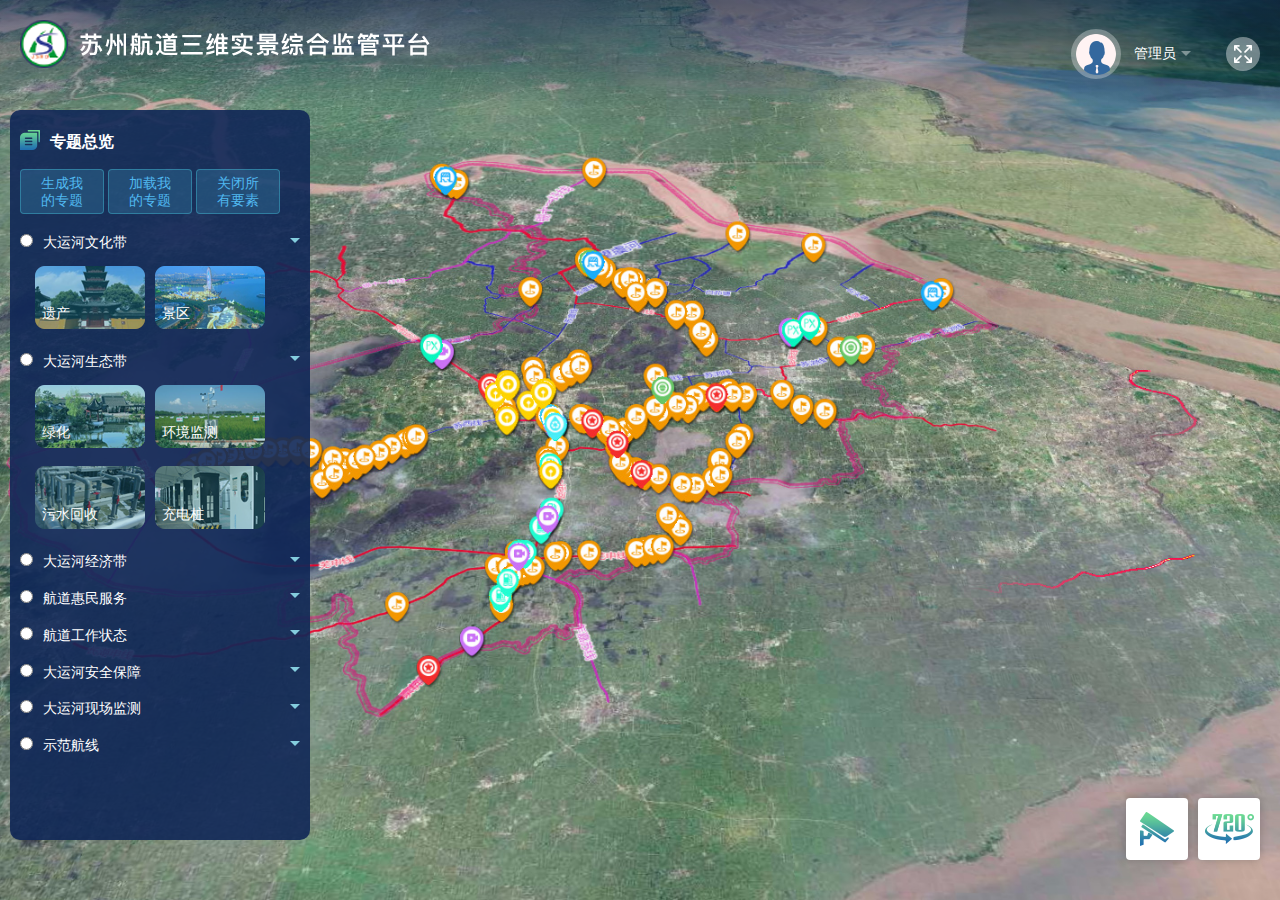
<file: index.html>
<!DOCTYPE html>
<html lang="en">
  <head>
    <meta charset="UTF-8" />
    <meta http-equiv="X-UA-Compatible" content="IE=edge, chrome=1" />
    <meta name="renderer" content="webkit" />
    <title>苏州航道三维实景综合监管平台</title>
    <link rel="stylesheet" href="css/reset.css" />
    <link rel="stylesheet" href="css/swiper.css" />
    <link rel="stylesheet" href="css/style.css" />
  </head>
  <body>
    <div class="header justify-sb">
      <div class="logo">
        <img src="./images/logo.png" alt="苏州航道三维实景综合监管平台" />
      </div>
      <div class="users aic">
        <div class="aic">
          <div class="user__avatar">
            <img src="./images/avatar.png" alt="" />
          </div>
          <div class="user__name">管理员</div>
        </div>
        <span class="user__fullscreen"></span>
      </div>
    </div>
    <!-- Left panel -->
    <div class="catalogue">
      <div class="catalogue__title">专题总览</div>
      <div class="menu">
        <div class="menu__mine">
          <span>生成我<br />的专题</span>
          <span>加载我<br />的专题</span>
          <span>关闭所<br />有要素</span>
        </div>
        <div id="menuList" class="menu__list"></div>
      </div>
    </div>
    <!-- Map tools -->
    <div class="map-tools">
      <div class="map-legend"></div>
      <div class="monitor aic">
        <span class="camera"></span><span class="view720"></span>
      </div>
      <div class="map-scale"></div>
    </div>

    <!-- Map -->
    <div class="map"></div>
    <script src="./js/jquery.1.9.1.min.js"></script>
    <script src="./js/swiper.min.js"></script>
    <script src="./js/echarts.min.js"></script>
    <script src="./js/leftMenu.js"></script>
    <script src="./js/modal.js"></script>
    <script src="./js/index.js"></script>
  </body>
</html>
</file>
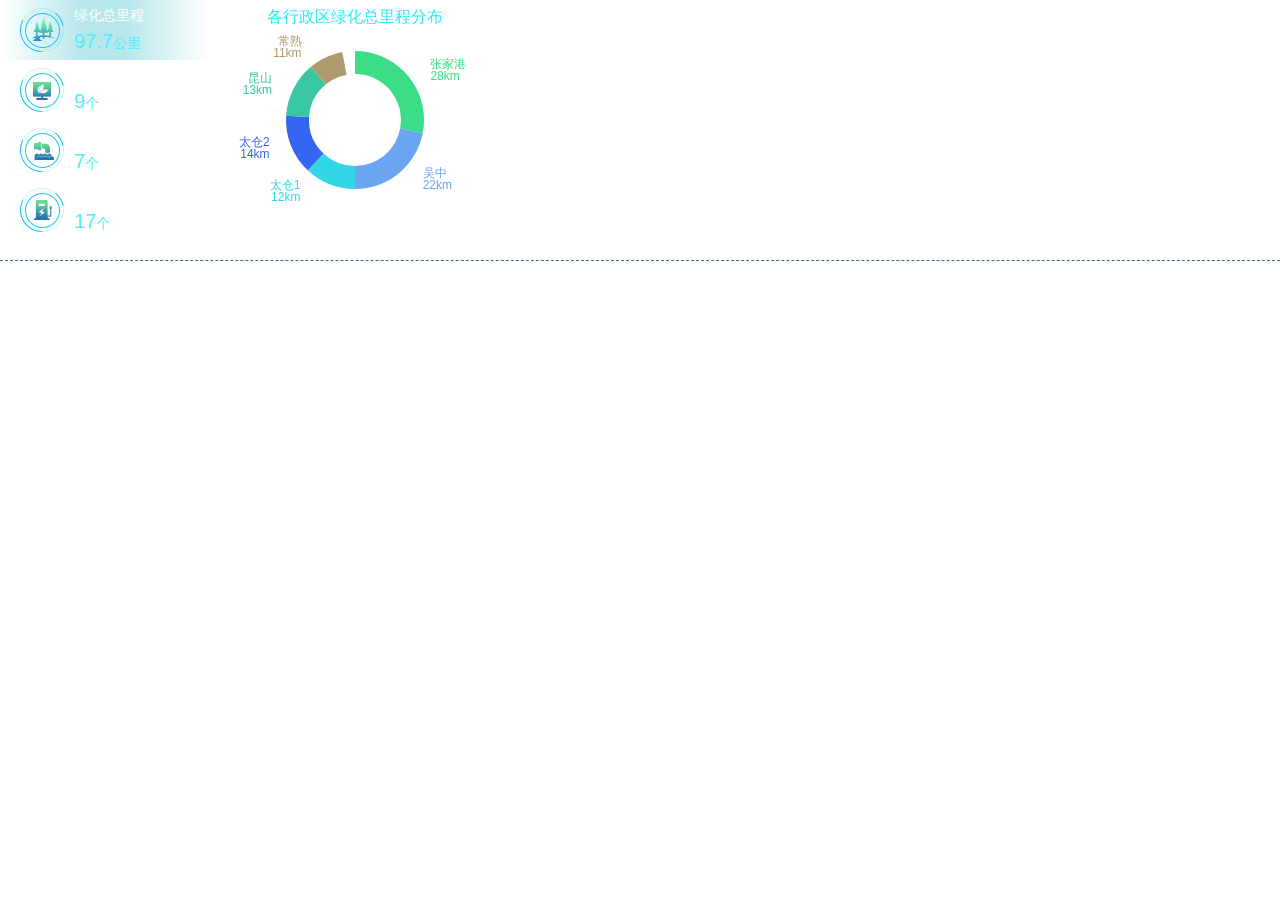
<file: course.html>
<!DOCTYPE html>
<html lang="en">
  <head>
    <meta charset="UTF-8" />
    <meta http-equiv="X-UA-Compatible" content="IE=edge, chrome=1" />
    <meta name="renderer" content="webkit" />
    <title>苏州航道三维实景综合监管平台</title>
    <link rel="stylesheet" href="css/reset.css" />
    <link rel="stylesheet" href="css/swiper.css" />
    <link rel="stylesheet" href="css/style.css" />
  </head>
  <body>
    <!-- 航道 -->
    <div id="course" style="color: #fff;">
      <div class="chart aic">
        <ul class="chart__tab">
          <li class="aic active">
            <i></i>
            <div class="chart__data">
              <p>绿化总里程</p>
              <div><strong>97.7</strong><span>公里</span></div>
            </div>
          </li>
          <li class="aic">
            <i></i>
            <div class="chart__data">
              <p>环境监测</p>
              <div><strong>9</strong><span>个</span></div>
            </div>
          </li>
          <li class="aic">
            <i></i>
            <div class="chart__data">
              <p>污水回收点</p>
              <div><strong>7</strong><span>个</span></div>
            </div>
          </li>
          <li class="aic">
            <i></i>
            <div class="chart__data">
              <p>充电桩</p>
              <div><strong>17</strong><span>个</span></div>
            </div>
          </li>
        </ul>
        <div class="chart__content"></div>
      </div>
      <div class="left-item__intro">
        <h3>苏州绿色环保航道建设</h3>
        <div class="infors">
          <p>
            苏州是大运河沿线唯一以“古城”概念申遗的城市，是大运河城市景观遗产的典型范例。苏州的运河故道、虎丘云岩寺塔、宝带桥、古纤道等7个相关点段被纳入中国大运河世界文化遗产目录。
          </p>
          <p>
            苏州古城的遗产包括5条运河故道、7个遗产点段，共12个点段构成”一带一环”为特征的遗产地图，清晰地勾勒了一座完整的苏州古城，这在众多运河城市中是绝无仅有的。
            试点航段内，主要包括了宝带桥、寒山寺和古纤道等。
          </p>
        </div>
      </div>
    </div>
    <script src="./js/jquery.1.9.1.min.js"></script>
    <script src="./js/swiper.min.js"></script>
    <script src="./js/echarts.min.js"></script>
    <script src="./js/pages/course.js"></script>
  </body>
</html>
</file>
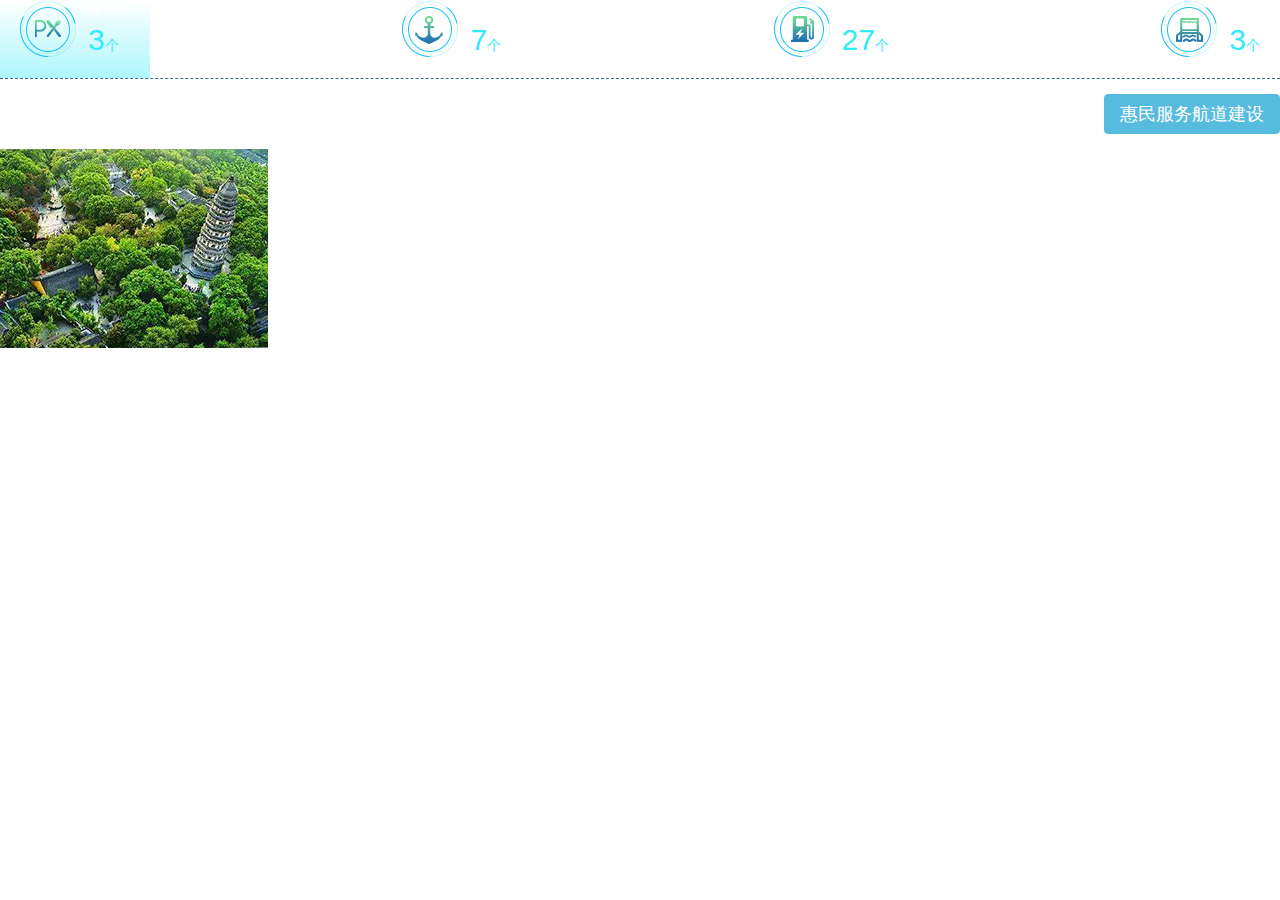
<file: courseService.html>
<!DOCTYPE html>
<html lang="en">
  <head>
    <meta charset="UTF-8" />
    <meta http-equiv="X-UA-Compatible" content="IE=edge, chrome=1" />
    <meta name="renderer" content="webkit" />
    <title>苏州航道三维实景综合监管平台</title>
    <link rel="stylesheet" href="css/reset.css" />
    <link rel="stylesheet" href="css/swiper.css" />
    <link rel="stylesheet" href="css/style.css" />
  </head>
  <body>
    <!-- 航道惠民 -->
    <div id="courseBenefitServicePopContent" style="color: #fff;">
      <ul class="cbs__tab aic">
        <li class="aic">
          <i></i>
          <div class="cbs__tab-info">
            <p>服务区</p>
            <strong>3</strong><span>个</span>
          </div>
        </li>
        <li class="aic">
          <i></i>
          <div class="cbs__tab-info">
            <p>锚地</p>
            <strong>7</strong><span>个</span>
          </div>
        </li>
        <li class="aic">
          <i></i>
          <div class="cbs__tab-info">
            <p>充电桩</p>
            <strong>27</strong><span>个</span>
          </div>
        </li>
        <li class="aic">
          <i></i>
          <div class="cbs__tab-info">
            <p>船闸</p>
            <strong>3</strong><span>个</span>
          </div>
        </li>
      </ul>
      <div class="flex other__tab">
        <span id="cbs__tab-content-title" style="visibility: hidden;"
          >各行船闸数量分布</span
        >
        <span id="cbs__intro" class="active">惠民服务航道建设</span>
      </div>
      <div class="cbs__tab-content" style="display: none;">
        <table class="service-table">
          <tr>
            <th></th>
            <th>吴中水上服务区</th>
            <th>太仓双凤水上服务区</th>
            <th>昆山杨林塘水上服务区</th>
          </tr>
          <tr>
            <td>船舶停靠位</td>
            <td>3个</td>
            <td>600米</td>
            <td>187米</td>
          </tr>
          <tr>
            <td>岸电设施</td>
            <td>12个</td>
            <td>10个</td>
            <td>5个</td>
          </tr>
          <tr>
            <td>油污接收装置</td>
            <td>2套</td>
            <td>--</td>
            <td>1套(设计中)</td>
          </tr>
          <tr>
            <td>物流快递</td>
            <td>1套</td>
            <td>--</td>
            <td>--</td>
          </tr>
          <tr>
            <td>船民休息室</td>
            <td>1间</td>
            <td>--</td>
            <td>--</td>
          </tr>
          <tr>
            <td>供水点</td>
            <td>4个</td>
            <td>--</td>
            <td>--</td>
          </tr>
          <tr>
            <td>自行车</td>
            <td>12辆</td>
            <td>--</td>
            <td>--</td>
          </tr>
        </table>
      </div>
      <div
        class="cbs__tab-content cbs-chart"
        id="cbsChart"
        style="display: none;"
      ></div>
      <div class="cbs__tab-content anchor-list flex" style="display: none;">
        <div class="anchor">
          <div class="pic"><img src="./images/anchor01.png" alt="" /></div>
          <div class="info">
            <p>虞山船闸</p>
            <span>常熟市</span>
          </div>
        </div>
        <div class="anchor">
          <div class="pic"><img src="./images/anchor02.png" alt="" /></div>
          <div class="info">
            <p>张家港船闸</p>
            <span>张家港</span>
          </div>
        </div>
        <div class="anchor">
          <div class="pic"><img src="./images/anchor03.png" alt="" /></div>
          <div class="info">
            <p>杨林船闸</p>
            <span>太仓市</span>
          </div>
        </div>
      </div>
      <div class="flex" id="intro" style="display: non;">
        <div class="swiper-container">
          <div class="swiper-wrapper">
            <div class="swiper-slide">
              <img src="./images/虎丘山.jpg" alt="" />
            </div>
          </div>
        </div>
        <div class="cbs__build-intro" >
          <p>
            京杭运河苏州段是内河水运通道中通航条件最好、船舶通过量最大、社会经济效益最为显著的区域。通过水上服务区的建设，运营环境的日益成熟，靠泊的船舶日益增多，已成为船民靠岸补充能源、上岸办事的港湾。
          </p>
          <p>
            伴随水上服务区的岸电一体化建设，极大推动苏州水运绿色转型，改善水运通道的大气环境和船民生活环境，促进经济社会可持续发展。其中，岸电设施由国网江苏电力提供资产管理、计量计费、统计分析、运行管理、客户服务等综合服务，船民一张卡可在全省境内的水上服务区通用，安全可靠、操作简单方便。
          </p>
        </div>
      </div>
      
    </div>
    <script src="./js/jquery.1.9.1.min.js"></script>
    <script src="./js/swiper.min.js"></script>
    <script src="./js/echarts.min.js"></script>
    <script src="./js/pages/courseService.js"></script>
  </body>
</html>
</file>
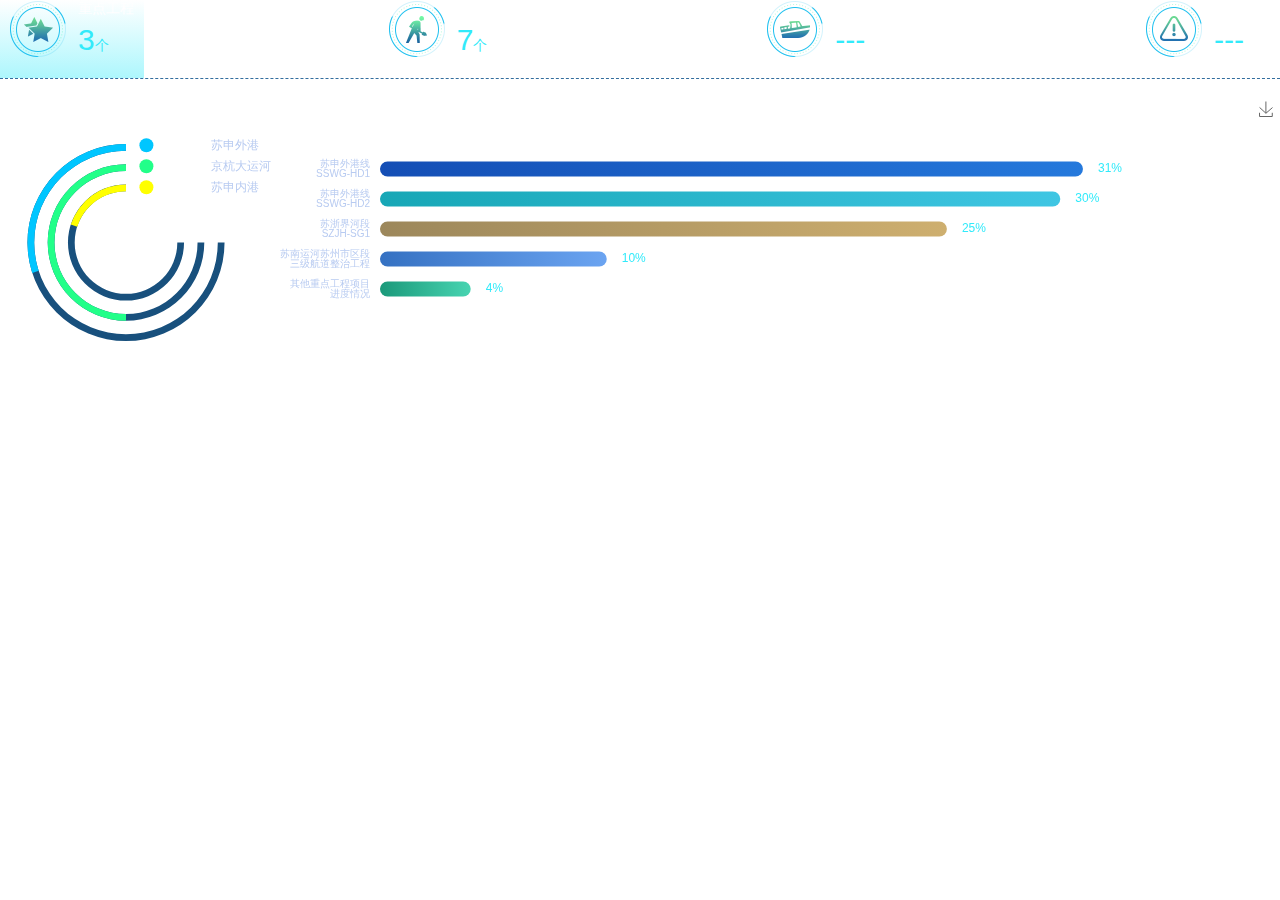
<file: courseWorkState.html>
<!DOCTYPE html>
<html lang="en">
  <head>
    <meta charset="UTF-8" />
    <meta http-equiv="X-UA-Compatible" content="IE=edge, chrome=1" />
    <meta name="renderer" content="webkit" />
    <title>苏州航道三维实景综合监管平台</title>
    <link rel="stylesheet" href="css/reset.css" />
    <link rel="stylesheet" href="css/swiper.css" />
    <link rel="stylesheet" href="css/style.css" />
  </head>
  <body>
    <!-- 航道惠民 -->
    <div id="courseBenefitServicePopContent" style="color: #fff;">
      <ul class="cbs__tab work-state-tab aic">
        <li class="aic">
          <i></i>
          <div class="cbs__tab-info">
            <p>重点工程</p>
            <strong>3</strong><span>个</span>
          </div>
        </li>
        <li class="aic">
          <i></i>
          <div class="cbs__tab-info">
            <p>养护工程</p>
            <strong>7</strong><span>个</span>
          </div>
        </li>
        <li class="aic">
          <i></i>
          <div class="cbs__tab-info">
            <p>舰艇巡航</p>
            <strong>---</strong>
          </div>
        </li>
        <li class="aic">
          <i></i>
          <div class="cbs__tab-info">
            <p>巡航事故</p>
            <strong>---</strong>
          </div>
        </li>
      </ul>
      <div class="cbs__tab-content work-state-charts flex">
        <div id="conservationChart" class="conservation"></div>
        <div id="progressChart" class="progress"></div>
      </div>
    </div>
    <script src="./js/jquery.1.9.1.min.js"></script>
    <script src="./js/swiper.min.js"></script>
    <script src="./js/echarts.min.js"></script>
    <script src="./js/pages/courseWorkState.js"></script>
  </body>
</html>
</file>
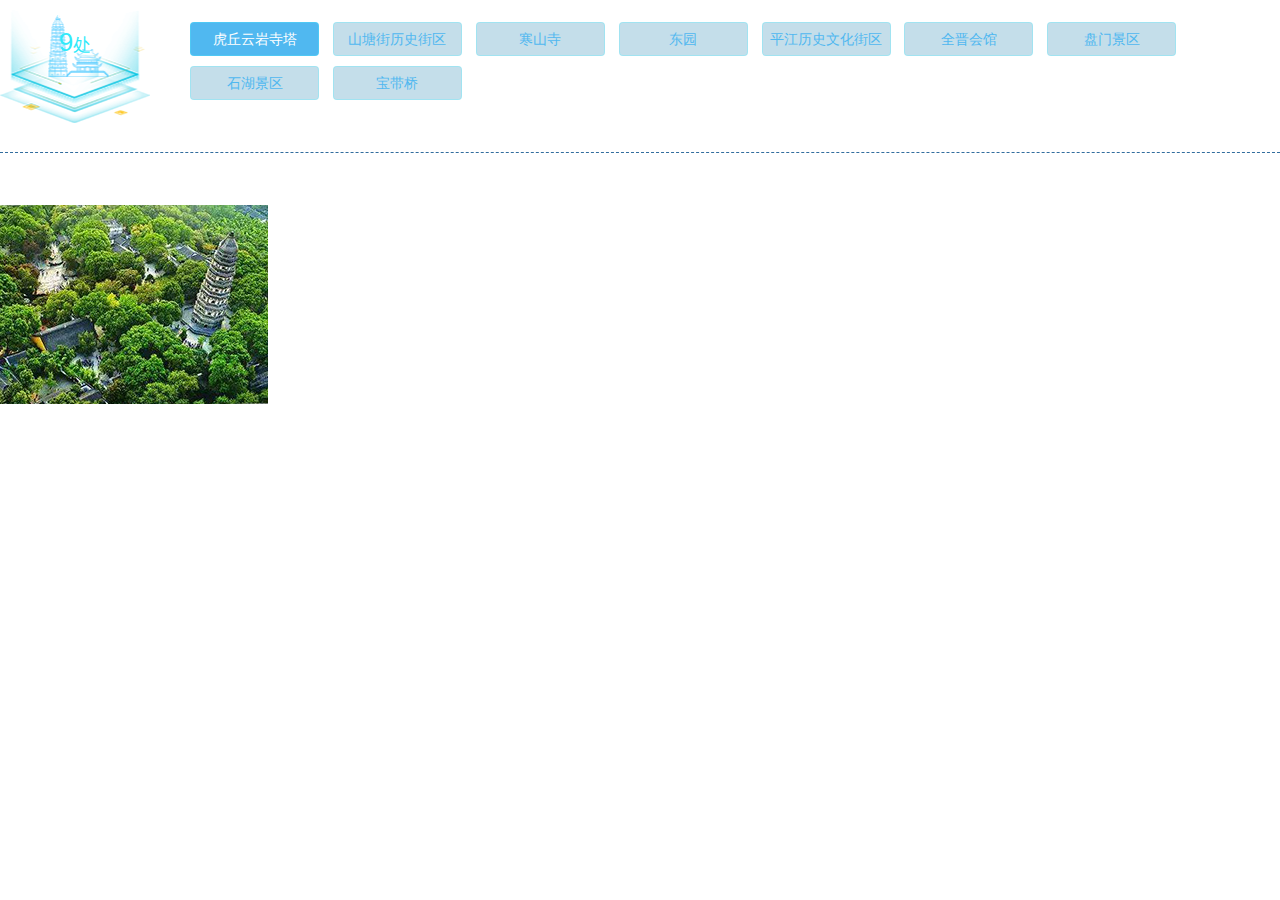
<file: cultrue.html>
<!DOCTYPE html>
<html lang="en">
  <head>
    <meta charset="UTF-8" />
    <meta http-equiv="X-UA-Compatible" content="IE=edge, chrome=1" />
    <meta name="renderer" content="webkit" />
    <title>苏州航道三维实景综合监管平台</title>
    <link rel="stylesheet" href="css/reset.css" />
    <link rel="stylesheet" href="css/swiper.css" />
    <link rel="stylesheet" href="css/style.css" />
  </head>
  <body>
    <!-- 文化遗产弹窗 -->
    <div id="cultrue" style="color: #fff;">
      <div class="locations aic">
        <div class="locations__total">
          <p>文化遗产点</p>
          <strong>9</strong><span>处</span>
        </div>
        <div class="locations__list">
          <span class="active">虎丘云岩寺塔</span>
          <span>山塘街历史街区</span>
          <span>寒山寺</span>
          <span>东园</span>
          <span>平江历史文化街区</span>
          <span>全晋会馆</span>
          <span>盘门景区</span>
          <span>石湖景区</span>
          <span>宝带桥</span>
        </div>
      </div>
      <div class="left-item__intro">
        <h3>苏州航道文化遗产简介</h3>
        <!-- 虎丘云岩寺塔 -->
        <div class="flex" style="display: non;">
          <div class="swiper-container">
            <div class="swiper-wrapper">
              <div class="swiper-slide">
                <img src="./images/虎丘山.jpg" alt="" />
              </div>
            </div>
          </div>
          <div class="infors">
            <p>
              苏州云岩寺塔位于江苏省苏州市虎丘山上，俗称虎丘塔,有“先见虎丘塔，后见苏州城”之说。苏州云岩寺塔建于五代后周显德六年（959年），落成于北宋建隆二年（961年）。苏州云岩寺塔是一座八角形仿木结构阁楼式砖身木檐塔，共7层，高48.2米。塔身由外壁、退廊、塔心三部分组成。苏州云岩寺塔为唐末、五代江南仿木楼阁式多层砖石塔的典型代表，为现存江南仿木楼阁式塔年代较早者，代表了早期仿木砖石塔的形式特征，其样式特征为独特的江南仿木楼阁式塔系样式，是江南楼阁式塔演变过程中的活化石。1961年3月4日，苏州云岩寺塔被中华人民共和国国务院公布为第一批全国重点文物保护单位。在现存中国古塔中，云岩寺塔是最早的大型高层八角形塔，最早采用双层塔壁的楼阁式塔，最早在砖塔身外构筑平座栏杆的塔，又是以砖结构刻意仿木结构较早的大塔，保存大量浮雕式彩画的一座华美的塔。其建筑结构仍保存着唐以前筒式塔的一些特点，许多局部手法表现出唐宋之间的过渡风格，其斗拱、塔檐的做法与北宋《营造法式》所规定的制度相符。
            </p>
          </div>
        </div>
        <!-- 山塘街 -->
        <div class="flex" style="display: none;">
          <div class="swiper-container">
            <div class="swiper-wrapper">
              <div class="swiper-slide">
                <img src="./images/山塘文化.jpg" alt="" />
              </div>
            </div>
          </div>
          <div class="infors">
            <p>
              山塘街位于江苏省苏州古城西北，始建于唐代宝历年间。山塘街一头连接苏州的繁华商业区阊门，一头连着花农聚集的虎丘镇和名胜虎丘山，所以，自唐代以来它一直是商品的集散之地，南北商人的聚集之处。清乾隆年间，著名画家徐扬创作的《盛世滋生图》长卷(也称《姑苏繁华图卷》)，画了当时苏州的一村、一镇、一城、一街，其中一街画的就是山塘街，展现出“居货山积，行云流水，列肆招牌，灿若云锦”的繁华市井景象。曹雪芹在《红楼梦》第一回中也把阊门、山塘一带称为“最是红尘中一二等富贵风流之地”。山塘街可以分为东西两段，东段从阊门渡僧桥起至半塘桥，这一段大多是商铺和住家，各种商店一家挨着一家，东段又以星桥一带最为热闹繁华。山塘街的西段指半塘桥至虎丘山。这一段渐近郊外，河面比东段要开阔，河边或绿树成荫、芳草依依，或蒹葭苍苍、村舍野艇。这里有普济桥、野芳浜等胜景，还有“五人墓”、“葛贤墓”等古迹。“五人墓”安葬着明末颜佩韦等五位义士，他们为了抗议魏忠贤阉党逮捕东林党人周顺昌，率众市民暴-动，最后慷慨就义。再向西行，就到了有“吴中第一胜景”之称的虎丘山，峰峦塔影，山林气象更使人神往。
            </p>
          </div>
        </div>
        <!-- 寒山寺 -->
        <div class="flex" style="display: none;">
          <div class="swiper-container">
            <div class="swiper-wrapper">
              <div class="swiper-slide">
                <img src="./images/寒山寺.jpg" alt="" />
              </div>
            </div>
          </div>
          <div class="infors">
            <p>
              寒山寺在苏州城西阊门外5公里外的枫桥镇，建于六朝时期的梁代天监年间（公元502-519年），距今已有1400多年。原名“妙利普明塔院”。寒山寺寺院布局并不追求左右均衡，照墙和山门基本是一线相承，后边的大雄宝殿、藏经楼，并不在一条中轴线上；新建的普明塔院，则按南北向中轴线布局。寺中处处皆院，错落相通。历史上寒山寺曾是中国十大名寺之一，寺内古迹甚多。寒山寺古铜钟为唐代铸造，但后来被毁。明代嘉靖年间本寂禅师重铸铜钟。六如居士唐寅在《姑苏寒山寺化钟疏》中记叙甚详，说此钟声音宏亮，声闻十里。但这口铜钟也不复存在。关于嘉靖铜钟的下落有一种说法：它被日本浪人盗去，为此曾酿起风波。光绪三十一年（1905年）寒山寺重建时，日本人士募捐铸仿唐青铜钟两口，一口送往寒山寺，一口存于日本馆山寺，并有铭文镌刻其上：“姑苏寒山寺，历劫年久，唐时铜钟，空于张继诗中传耳。尝闻寺钟传入我邦，今失所在，乃将新铸一钟赍往悬之。”现今这口铜钟仍悬于寒山寺大殿右侧。
            </p>
          </div>
        </div>
        <!-- 东园 -->
        <div class="flex" style="display: none;">
          <div class="swiper-container">
            <div class="swiper-wrapper">
              <div class="swiper-slide">
                <img src="./images/盘门.jpg" alt="" />
              </div>
            </div>
          </div>
          <div class="infors">
            <p>
              东园位于苏州城东，以外城河为界。1979年初步建成，并于同年6月10苏州东园图片正式对外开放，是目前苏州市内最大的一个园林。因地处城之东隅，故名。是利用原蒋园、孟子堂废墟及古城墙、内城河之自然环境建成的现代公园，北接动物园，南邻耦园，占地270余亩。风景名胜东园是利用蒋桃园废墟，古城墙遗址和内城河，通过人工改造而成。原内城河挖成辽阔的水面，在绵延的古城遗址上广植花木，构成了以山水为主景观的新型现代园林。泛舟荡漾水面，使人心旷神怡。东园的建筑和景观大致可分为东西二部。西部主要以“涵碧楼”为主景。它悬山二层，灰瓦白墙，前有宽敞的平台，面山濒水，后有曲廊婉转连接，分隔小院，高低错落，景色互异，是品茗赏景佳处。整个布局疏朗雅致，结构缜密。体现出了明代建筑“工整柔和，淡雅明快，简洁利落”的特点。东部以古城墙残留的土丘为主，绵延数百米的丘上树木葱郁，具山林气势。西侧河面，南阔北狭，曲折萦回。涵碧楼倒影其间与三孔桥倒影构成了一幅优美的水墨画。三孔桥东端另有一池，名“观鱼区”。池上建有亭榭曲桥，池中养有众多观赏鱼，游人既可凭栏戏鱼，又可垂钓。
            </p>
          </div>
        </div>
        <!-- 平江历史文化街区 -->
        <div class="flex" style="display: none;">
          <div class="swiper-container">
            <div class="swiper-wrapper">
              <div class="swiper-slide">
                <img src="./images/平江历史文化街区.jpg" alt="" />
              </div>
            </div>
          </div>
          <div class="infors">
            <p>
              平江历史街区位于苏州古城东北隅，东起外城河、西临临顿路，南起干将路、北至白塔东路，面积约116.5公顷。距今已有2500多年的历史，是苏州迄今保存最完整、规模最大的历史街区，堪称苏州古城的缩影。今天的平江历史街区仍然基本保持着“水陆并行、河街相邻”双棋盘格局以及“小桥流水、粉墙黛瓦”独特风貌，并积淀了极为丰富的历史遗存和人文景观。其中，有世界文化遗产“耦园”1处（亚太世界遗产培训与研究中心）、人类口述和非物质文化遗产代表作昆曲展示区“中国昆曲博物馆”1处、省市级文物古迹100多处，城墙、河道、桥梁、街巷、民居、园林、会馆、寺观、古井、古树、牌坊等100多处古代城市景观风貌基本保持原样。历史上，许多文人雅士、达官贵人曾生活于此，至今，区域内的居民还保持着传统的生活方式。在1986年国务院批准的苏州市城市总体规划中，平江历史街区就被列为绝对保护区。按照保持古城格局、展现传统风貌、美化环境景观、传承历史文化的基本要求，相继实施了房屋修缮、河道清淤、码头修整、驳岸压顶、绿化补种、路面翻建、管线入地等基础性工程。平江路风貌保护与环境整治工程取得显著成效也赢得世界的赞誉，2005年荣获联合国教科文组织颁发的亚太地区文化遗产保护奖。
            </p>
          </div>
        </div>
        <!-- 全晋会馆 -->
        <div class="flex" style="display: none;">
          <div class="swiper-container">
            <div class="swiper-wrapper">
              <div class="swiper-slide">
                <img src="./images/全晋会馆.jpg" alt="" />
              </div>
            </div>
          </div>
          <div class="infors">
            <p>
              全晋会馆位于苏州市旧城平江路张家巷内。2006年5月被列为全国重点文物保护单位。明清时期，山西商人到苏州，清乾隆三十年（1765年）所建全晋会馆位于山塘街半塘桥畔，咸丰十年（1860年）毁，光绪五年（1879年）至民国初建新馆于今址。全晋会馆占地6000平方米，坐北朝南，可分为中、东、西三路。据说，全晋会馆每遇皇帝诞辰之期、国家大庆之日，关公诞辰及忌日,均举行庆典；每年农历正月举行“三牲”举行祭祀仪式。据说民国时，全晋会馆的名誉理事长是孔祥熙。全晋会馆历史上被众多工厂占用，现在东路及西北隅则散为民居。1983年10月整修，1986年10月，作为苏州戏曲博物馆对外开放，2003年11月更名为中国昆曲博物馆。中路依次为大门、前殿、戏楼、正殿等。大门为单檐歇山顶，面阔三间，左右为水磨砖贴面八字墙，有精美的砖雕和石雕门前有石狮子一对。门口有一通1986年所立：“全晋会馆重修记”碑，过去门前有隔河照墙，砖刻"乾坤正气"四字，毁于50年代。前殿内有部分昆剧艺术的展品。古戏楼戏楼分两层，台顶覆盖黑色筒瓦，挑大檐，装饰考究，做工精良，是全馆精彩之所在。有精美的浮雕，戏台中间顶部有藻井，十分精彩，是难得的艺术精品。戏楼中间悬挂“普天同庆”匾额。两侧立柱上有对联：“看我
              非我 我看我 我也非我； 装谁像谁谁装谁谁就像谁”，很是精彩。
            </p>
          </div>
        </div>
        <!-- 盘门景区 -->
        <div class="flex" style="display: none;">
          <div class="swiper-container">
            <div class="swiper-wrapper">
              <div class="swiper-slide">
                <img src="./images/盘门.jpg" alt="" />
              </div>
            </div>
          </div>
          <div class="infors">
            <p>
              盘门景区位于苏州古城西南隅，占地24.86公顷，古迹众多，人文景观丰富。景区内瑞光塔、水陆城门、吴门桥均为全国重点文物保护单位。为弘扬历史文化，加快发展旅游事业，近年来，盘门景区修复古城墙，整治瑞光塔院，重建四瑞堂、伍相祠、放生池，还营造一池三山、种树植草，精工修造丽景楼、双亭廊桥、水濂洞等诸景点，是苏州旧城改造与保护项目，具有独特的历史文化内涵。分为入口区、明清商市区、中心庭院区、西部居住区、城墙公园区等五部分，并将吴门桥、古盘门、瑞光塔三者有机结合起来，合为“盘门三景”形成了独具特色的风景旅游格局。盘门始建于春秋吴国阖闾元年（公元前514年），是伍子胥所筑苏州城的八座城门之一，现存的盘门是元代重建的。沿着跑马道登上盘门，可以看到整个水门、陆门的全貌。水门在外侧（南侧），有两道，运河从城门底下流过，两门之间形成四方形的水瓮城，有暗道通向城楼。陆门在内侧（北侧），也有两道，两门之间是四方形的陆瓮城，藏兵洞可以匿藏数百兵卒。敌人即使攻破了一道城门也没关系，埋伏的士兵正好来个“瓮中捉鳖”。盘门还连接着300多米长的城墙，走在盘门上，你能发现射孔、闸口、绞关石等，还有几枚清代的大炮，对盘门在古代军事防御上的作用会有非常直观的感受。盘门上的城楼则是1986年重建的。
            </p>
          </div>
        </div>
        <!-- 石湖景区 -->
        <div class="flex" style="display: none;">
          <div class="swiper-container">
            <div class="swiper-wrapper">
              <div class="swiper-slide">
                <img src="./images/石湖风景区.jpg" alt="" />
              </div>
            </div>
          </div>
          <div class="infors">
            <p>
              国家级太湖风景名胜区石湖景区。位于江苏省苏州古城区西南约4.5公里处，距水乡古城七公里，东滨石湖，西依国家级森林公园上方山。石湖依山傍水，山清水秀，人文荟萃，风光柔美秀丽，凝聚江南田园山水精华，又有无数历朝遗迹散布其间。是集吴越遗迹、江南田园山水风光一体的山水型自然风景名胜区。春秋时为吴国贵族游猎祀祝之地、吴越争霸古战场。两宋明清时期，名人雅士常在此筑墅隐居，纵情山水。留下众多历史人文景观。吴国自太伯的第19世后裔寿梦称王（公元前585年）开始，国势日盛，并与中原各国交往，跻身于大国争霸的行列。寿梦死后，长子诸樊继任，迁都苏州。由于楚国旧臣伍子胥、大军事家孙武等人的辅佐，使吴国进入全盛时期——阖闾时代。石湖、上方山一带正是吴国贵族游猎之地，祀祝场所。现有的郊台、吴城、酒城、鱼城、姑苏台，无不验证了历史的记述。后来，吴王夫差不听忠言终被越国所灭，从此石湖上方山沉寂了千年之久。公元6世纪，南朝君王礼佛重僧，在各地普建禅房。治平寺即是梁天监二年（503）建造的梵宫。香火从此兴旺起来，附近渐成村落。
            </p>
          </div>
        </div>
        <!-- 宝带桥 -->
        <div class="flex" style="display: none;">
          <div class="swiper-container">
            <div class="swiper-wrapper">
              <div class="swiper-slide">
                <img src="./images/宝带桥.jpg" alt="" />
              </div>
            </div>
          </div>
          <div class="infors">
            <p>
              宝带桥又称长桥。在吴县市长桥乡运河边。始建于唐元和十一年至十四年（816―819），相传为刺史王仲舒捐宝带助资建桥，又因桥形长若玉带，故名。南宋绍定五年（1232年）和明正统十一年（1446年）重建，现存建筑大部分是清同治十一年（1872年）重建的遗物。桥跨滟台湖口玳玳河上，全部石建，桥下由53个桥孔联缀而成，都是半圆形的券式拱。桥孔跨径一般都在3.9米左右，唯中部有3孔跨径大至6.95米和6米，桥两端拱脚之间相距约249.8米，总长316.8米。桥宽4.1米，桥墩呈喇叭形，桥端宽6米。桥换两端原各有石狮一对，现北端仅存一只。咸丰十年（公元1860年）为镇压太平军被英军戈登拆去桥之中间大孔，酿成二十六孔连续倒塌。抗战期间，南端六孔被日军炸毁。1956年，苏州市政府拨款修竣。1981年至2001年期间，江苏省又进行了五次维修。宝带桥的建造，凝聚了我国古代造桥匠师的聪明才智，其桥面平坦以利纤夫行走，桥下五十三孔连缀，方便行船，又能使澹台湖上游之水直通吴淞江畅游入海。在桥体结构上，宝带桥采用了柔性墩与刚性墩相结合的方法。宝带桥的桥身之长、孔数之多、结构之精巧，是中外建桥史极为罕见的。
            </p>
          </div>
        </div>
        <!-- 吴江古纤道 -->
        <div class="flex" style="display: none;">
          <div class="swiper-container">
            <div class="swiper-wrapper">
              <div class="swiper-slide">
                <img src="./images/古纤道.jpg" alt="" />
              </div>
            </div>
          </div>
          <div class="infors">
            <p>
              运河古纤道始建于唐朝，北宋时期进行过修治。元朝至正六年用巨石重筑，所以被称为“至正石塘”；又因总长九里，被称为“九里石塘”。吴江运河纤道上曾有多座纤桥，现在还保存着两座。一座叫“三山桥”，另一座叫“南七星桥”，都是梁式桥，都用花岗岩砌筑。江南水乡平野阔，河道两旁常常有一些供拉纤人走的路，叫“纤道”。如今，大运河江南段400公里长的河道两侧，保存下来的古纤道只剩吴江的一段。这条3米多宽、既是纤道又是驿道的元朝遗存，与运河构成水陆并用的交通要道。经过多次修复、整治，古纤道已迎来崭新的生命。吴江古纤道是古时水利工程的一个典范。因为它也身兼起驿道的作用。还有一个说法，说是早先太湖与吴淞江间的水面十分广阔，湖尾江首相接，浩浩淼淼，浑然一体，古称“一片白”。风急浪高时，行船相当危险。这条湖塘还起到了隔开太湖与内河的作用，有内河航行防风堤的功能。大运河在苏州大地流过，激起的片片浪花，都被染上城市文化的色彩。这条河从南至北，交融汇聚的物资、思想、价值和文化，吟出一首长诗，绘出一幅长卷，滋养了一代又一代苏州人，也滋养了一个又一个兴盛的时代。
            </p>
          </div>
        </div>
      </div>
    </div>
    <script src="./js/jquery.1.9.1.min.js"></script>
    <script src="./js/swiper.min.js"></script>
    <script src="./js/echarts.min.js"></script>
    <script src="./js/pages/cultrue.js"></script>
  </body>
</html>
</file>
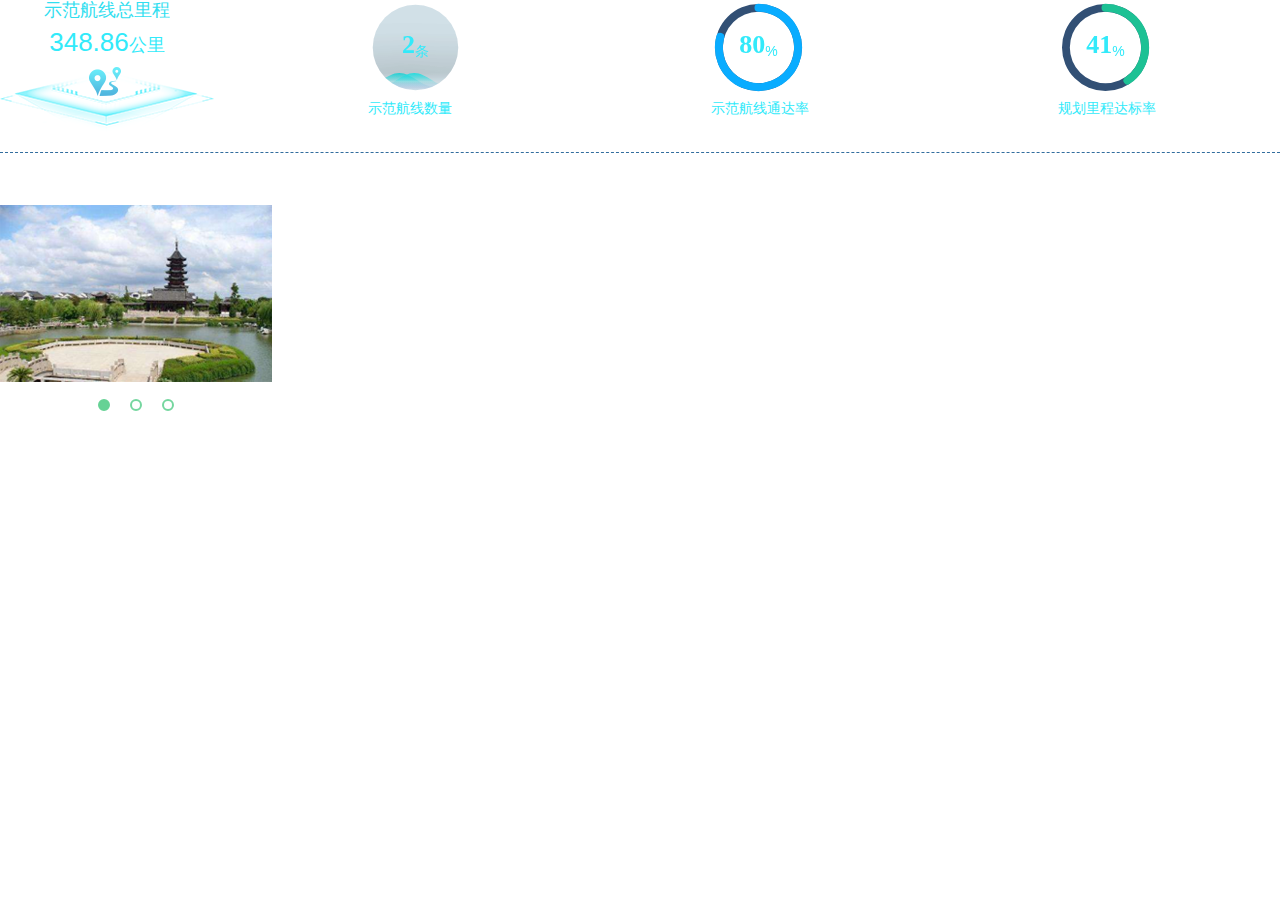
<file: demoCourse.html>
<!DOCTYPE html>
<html lang="en">
  <head>
    <meta charset="UTF-8" />
    <meta http-equiv="X-UA-Compatible" content="IE=edge, chrome=1" />
    <meta name="renderer" content="webkit" />
    <title>苏州航道三维实景综合监管平台</title>
    <link rel="stylesheet" href="css/reset.css" />
    <link rel="stylesheet" href="css/swiper.css" />
    <link rel="stylesheet" href="css/style.css" />
  </head>
  <body>
    <!-- 文化遗产弹窗 -->
    <div id="cultrue" style="color: #fff;">
      <div class="locations flex">
        <div class="locations__total demo-course">
          <p>示范航线总里程</p>
          <strong>348.86</strong><span>公里</span>
        </div>
        <div class="demo-course__chart">
          <div class="cahrt-wrap">
            <div id="count"></div>
            <p>示范航线数量</p>
          </div>
          <div class="cahrt-wrap">
            <div id="rate"></div>
            <p>示范航线通达率</p>
          </div>
          <div class="cahrt-wrap">
            <div id="qualifiedRate"></div>
            <p>规划里程达标率</p>
          </div>
        </div>
      </div>
      <div class="left-item__intro">
        <h3>苏州航道示范航线建设情况</h3>
        <div class="flex">
          <div class="swiper-container">
            <div class="swiper-wrapper">
              <div class="swiper-slide">
                <img src="./images/pic_01.png" alt="" />
              </div>
              <div class="swiper-slide">
                <img src="./images/pic_01.png" alt="" />
              </div>
              <div class="swiper-slide">
                <img src="./images/pic_01.png" alt="" />
              </div>
            </div>
            <!-- 如果需要分页器 -->
            <div class="swiper-pagination"></div>
          </div>
          <div class="infors">
            <p>
              随着现代综合交通运输体系建设的推进，内河集装箱运输被提上议事日程，近年来苏州水运快速发展，构建“一环八射”的内河集装箱运输通道，依托长江、京杭运河、望虞河、申张线、苏申内港线、苏申外港线、杨林塘等航道，形成集装箱水运环路，并向外辐射至太仓港、南通港、上海港、宁波港以及湖州、嘉兴、无锡等地。经过近12年的建设，累计投资109亿元，建成三级航道173公里、桥梁68座、船闸2座、水上服务区3处，规划里程达标率提升为41%，已覆盖80%的县级区域，“畅通高效、通江达海”的干线航道网已现雏形。
            </p>
          </div>
        </div>
      </div>
    </div>
    <script src="./js/jquery.1.9.1.min.js"></script>
    <script src="./js/swiper.min.js"></script>
    <script src="./js/echarts.min.js"></script>
    <script src="./js/echarts-liquidfill.min.js"></script>
    <script src="./js/pages/demoCourse.js"></script>
  </body>
</html>
</file>
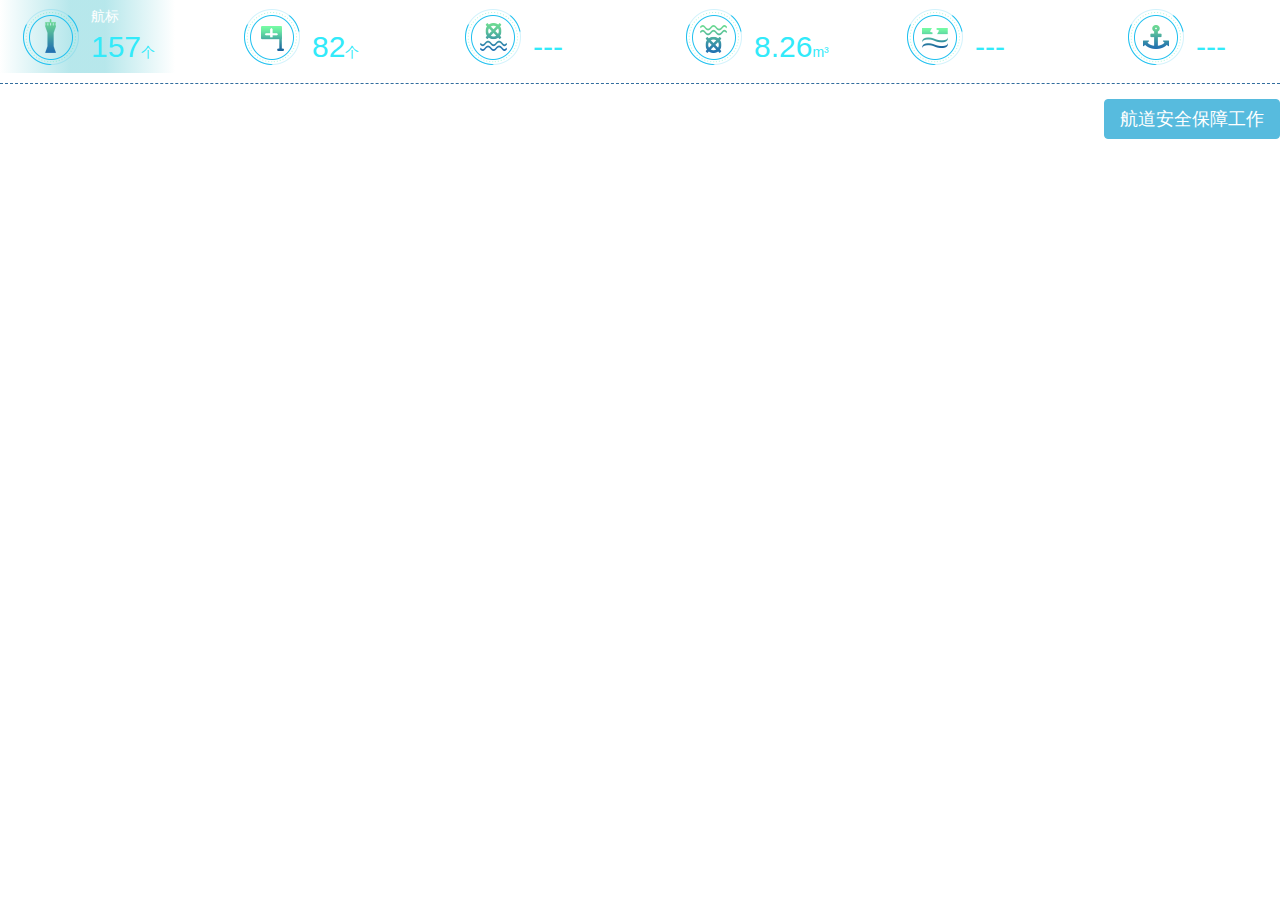
<file: ensureSafety.html>
<!DOCTYPE html>
<html lang="en">
  <head>
    <meta charset="UTF-8" />
    <meta http-equiv="X-UA-Compatible" content="IE=edge, chrome=1" />
    <meta name="renderer" content="webkit" />
    <title>苏州航道三维实景综合监管平台</title>
    <link rel="stylesheet" href="css/reset.css" />
    <link rel="stylesheet" href="css/swiper.css" />
    <link rel="stylesheet" href="css/style.css" />
  </head>
  <body>
    <!-- 航道安全保障概览 -->
    <div id="" style="color: #fff;">
      <ul class="cbs__tab es__tab aic">
        <li class="aic">
          <i></i>
          <div class="cbs__tab-info">
            <p>航标</p>
            <strong>157</strong><span>个</span>
          </div>
        </li>
        <li class="aic">
          <i></i>
          <div class="cbs__tab-info">
            <p>标志标牌</p>
            <strong>82</strong><span>个</span>
          </div>
        </li>
        <li class="aic">
          <i></i>
          <div class="cbs__tab-info">
            <p>水上碍航</p>
            <strong>---</strong>
          </div>
        </li>
        <li class="aic">
          <i></i>
          <div class="cbs__tab-info">
            <p>水下碍航</p>
            <strong>8.26</strong><span>m³</span>
          </div>
        </li>
        <li class="aic">
          <i></i>
          <div class="cbs__tab-info">
            <p>驳岸损毁</p>
            <strong>---</strong>
          </div>
        </li>
        <li class="aic">
          <i></i>
          <div class="cbs__tab-info">
            <p>水下停泊困难</p>
            <strong>---</strong>
          </div>
        </li>
      </ul>
      <div class="flex other__tab">
        <span id="cbs__tab-content-title" style="visibility: hidden;"></span>
        <span id="cbs__intro" class="active">航道安全保障工作</span>
      </div>
      <!-- 航标 -->
      <div class="cbs__tab-content" style="display: none;">
        <div class="flex">
          <div
            id="navigationMarkChart"
            class="navigation-mark"
            style="width: 310px; height: 300px;"
          ></div>
          <div class="navigation-mark-info">
            <div class="navigation-mark-info__title">
              <p>全市标完好率：</p>
              <strong>98.12</strong>%
            </div>
            <div class="navigation-mark-info__detail">
              <p>航标损坏情况统计：</p>
              <div class="justify-sb">
                <span>航标不发光：3个</span>
                <span>电板不充电：4个</span>
                <span>电压低：1个</span>
                <span>闪光有误：3个</span>
              </div>
            </div>
          </div>
        </div>
      </div>
      <!-- 标志牌 -->
      <div class="cbs__tab-content" style="display: none;">
        <div class="flex mark-chart">
          <div class="chart-warp">
            <p>京杭运河苏州段<br />标志标牌损坏情况统计</p>
            <div class="water" id="water"></div>
          </div>
          <div class="chart-warp">
            <p>京杭运河苏州段<br />标志标牌完好率</p>
            <div class="good" id="good"></div>
          </div>
        </div>
      </div>
      <!-- 水下碍航 -->
      <div
        class="cbs__tab-content aic"
        style="display: none; justify-content: center; height: 200px;"
      >
        <div><strong>暂无数据</strong></div>
      </div>
      <!-- 水下碍航 -->
      <div
        class="cbs__tab-content aic"
        style="display: none; justify-content: center; height: 200px;"
      >
        <div><strong>暂无数据</strong></div>
      </div>
      <!-- 驳岸损毁 -->
      <div class="cbs__tab-content" style="display: none;">
        <div class="flex mark-chart">
          <div class="chart-warp">
            <p>驳岸损毁里程</p>
            <div class="water" id="breakDistance"></div>
          </div>
          <div class="chart-warp">
            <p>驳岸损毁率</p>
            <div class="good" id="breakRate"></div>
          </div>
        </div>
      </div>
      <!-- 水下停泊困难 -->
      <div
        class="cbs__tab-content aic"
        style="display: none; justify-content: center; height: 200px;"
      >
        <div><strong>暂无数据</strong></div>
      </div>
      <div class="cbs__build-intro" style="display: non;">
        <p>
          京杭运河苏州段是内河水运通道中通航条件最好、船舶通过量最大、社会经济效益最为显著的区域。通过水上服务区的建设，运营环境的日益成熟，靠泊的船舶日益增多，已成为船民靠岸补充能源、上岸办事的港湾。
        </p>
        <p>
          伴随水上服务区的岸电一体化建设，极大推动苏州水运绿色转型，改善水运通道的大气环境和船民生活环境，促进经济社会可持续发展。其中，岸电设施由国网江苏电力提供资产管理、计量计费、统计分析、运行管理、客户服务等综合服务，船民一张卡可在全省境内的水上服务区通用，安全可靠、操作简单方便。
        </p>
      </div>
    </div>
    <script src="./js/jquery.1.9.1.min.js"></script>
    <script src="./js/swiper.min.js"></script>
    <script src="./js/echarts.min.js"></script>
    <script src="./js/echarts-liquidfill.min.js"></script>
    <script src="./js/pages/ensureSafety.js"></script>
  </body>
</html>
</file>
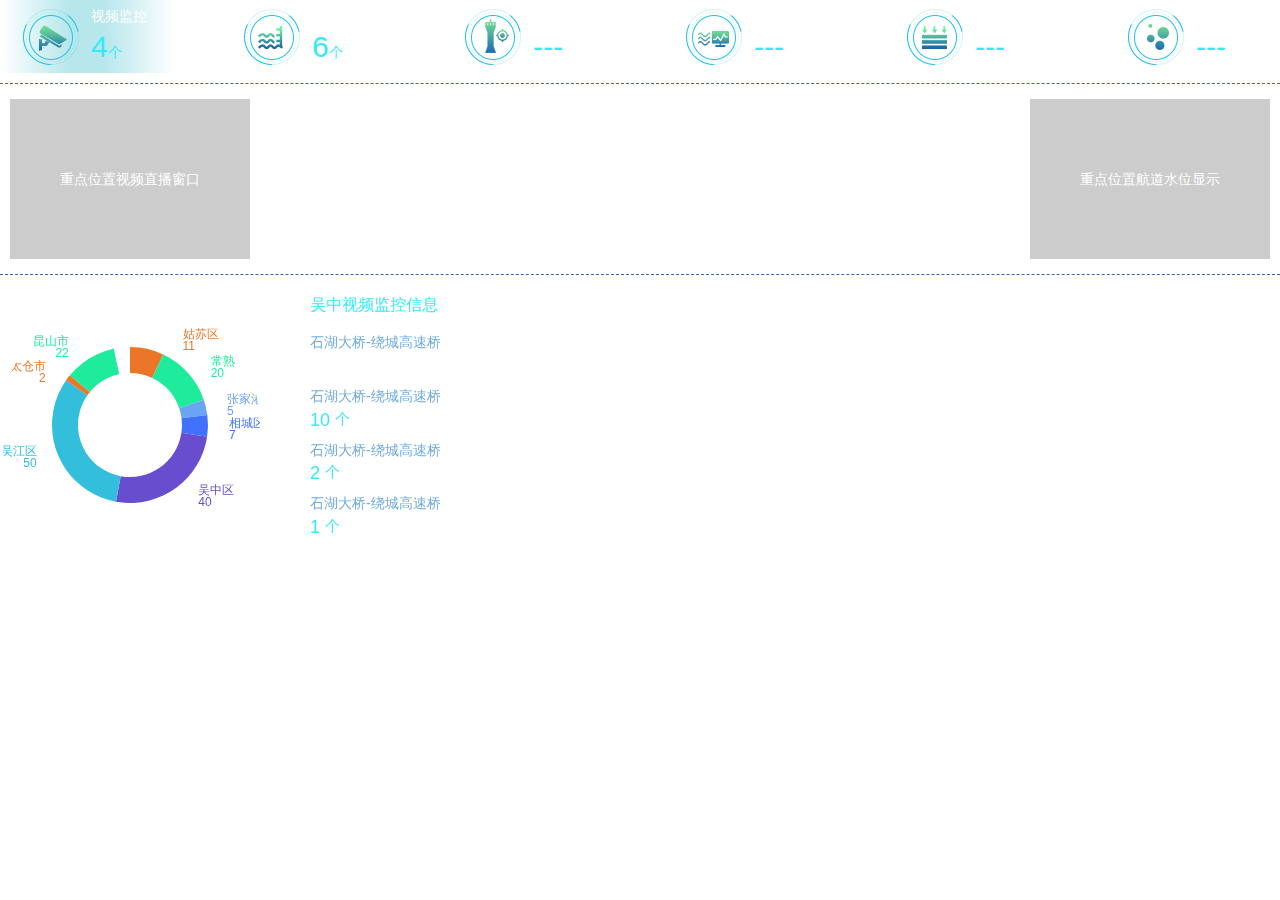
<file: live.html>
<!DOCTYPE html>
<html lang="en">
  <head>
    <meta charset="UTF-8" />
    <meta http-equiv="X-UA-Compatible" content="IE=edge, chrome=1" />
    <meta name="renderer" content="webkit" />
    <title>苏州航道三维实景综合监管平台</title>
    <link rel="stylesheet" href="css/reset.css" />
    <link rel="stylesheet" href="css/swiper.css" />
    <link rel="stylesheet" href="css/style.css" />
  </head>
  <body>
    <!-- 航道安全保障概览 -->
    <div id="" style="color: #fff">
      <ul class="cbs__tab es__tab es__tab2 aic">
        <li class="aic active">
          <i></i>
          <div class="cbs__tab-info">
            <p>视频监控</p>
            <strong>4</strong><span>个</span>
          </div>
        </li>
        <li class="aic">
          <i></i>
          <div class="cbs__tab-info">
            <p>水位监测</p>
            <strong>6</strong><span>个</span>
          </div>
        </li>
        <li class="aic">
          <i></i>
          <div class="cbs__tab-info">
            <p>航标遥测</p>
            <strong>---</strong>
          </div>
        </li>
        <li class="aic">
          <i></i>
          <div class="cbs__tab-info">
            <p>流量监测</p>
            <strong>---</strong>
          </div>
        </li>
        <li class="aic">
          <i></i>
          <div class="cbs__tab-info">
            <p>沉降监测</p>
            <strong>---</strong>
          </div>
        </li>
        <li class="aic">
          <i></i>
          <div class="cbs__tab-info">
            <p>污粉尘监测</p>
            <strong>---</strong>
          </div>
        </li>
      </ul>
      <div class="videos aic">
        <div>重点位置视频直播窗口</div>
        <div>重点位置航道水位显示</div>
      </div>
      <!-- 视频监控 -->
      <div class="cbs__tab-content">
        <div class="flex">
          <div id="liveVideo" style="width: 260px; height: 260px"></div>
          <div class="live-mark-info">
            <p>吴中视频监控信息</p>
            <div class="swiper-container" style="width: 200px">
              <div class="swiper-wrapper">
                <div class="swiper-slide">
                  <div class="x-title">石湖大桥-绕城高速桥</div>
                </div>
                <div class="swiper-slide">
                  <div class="x-title">石湖大桥-绕城高速桥</div>
                  <strong>10<small>个</small></strong>
                </div>
                <div class="swiper-slide">
                  <div class="x-title">石湖大桥-绕城高速桥</div>
                  <strong>2<small>个</small></strong>
                </div>
                <div class="swiper-slide">
                  <div class="x-title">石湖大桥-绕城高速桥</div>
                  <strong>1<small>个</small></strong>
                </div>
              </div>
            </div>
          </div>
        </div>
      </div>
      <!-- 水位监测 -->
      <div
        class="cbs__tab-content aic"
        style="display: none; justify-content: center; height: 200px"
      >
        <div><strong>暂无数据</strong></div>
        <!-- <div class="flex mark-chart">
          <div class="chart-warp">
            <p>京杭运河苏州段<br />标志标牌损坏情况统计</p>
            <div class="water" id="water"></div>
          </div>
          <div class="chart-warp">
            <p>京杭运河苏州段<br />标志标牌完好率</p>
            <div class="good" id="good"></div>
          </div>
        </div> -->
      </div>
      <!-- 航标遥测 -->
      <div
        class="cbs__tab-content aic"
        style="display: none; justify-content: center; height: 200px"
      >
        <div><strong>暂无数据</strong></div>
      </div>
      <!-- 流量监测 -->
      <div
        class="cbs__tab-content aic"
        style="display: none; justify-content: center; height: 200px"
      >
        <div><strong>暂无数据</strong></div>
      </div>
      <!-- 沉降监测 -->
      <div
        class="cbs__tab-content aic"
        style="display: none; justify-content: center; height: 200px"
      >
        <div><strong>暂无数据</strong></div>
        <!-- <div class="flex mark-chart">
          <div class="chart-warp">
            <p>驳岸损毁里程</p>
            <div class="water" id="breakDistance"></div>
          </div>
          <div class="chart-warp">
            <p>驳岸损毁率</p>
            <div class="good" id="breakRate"></div>
          </div>
        </div> -->
      </div>
      <!-- 污粉尘监测 -->
      <div
        class="cbs__tab-content aic"
        style="display: none; justify-content: center; height: 200px"
      >
        <div><strong>暂无数据</strong></div>
      </div>
    </div>
    <script src="./js/jquery.1.9.1.min.js"></script>
    <script src="./js/swiper.min.js"></script>
    <script src="./js/echarts.min.js"></script>
    <script src="./js/echarts-liquidfill.min.js"></script>
    <script src="./js/pages/live.js"></script>
  </body>
</html>
</file>
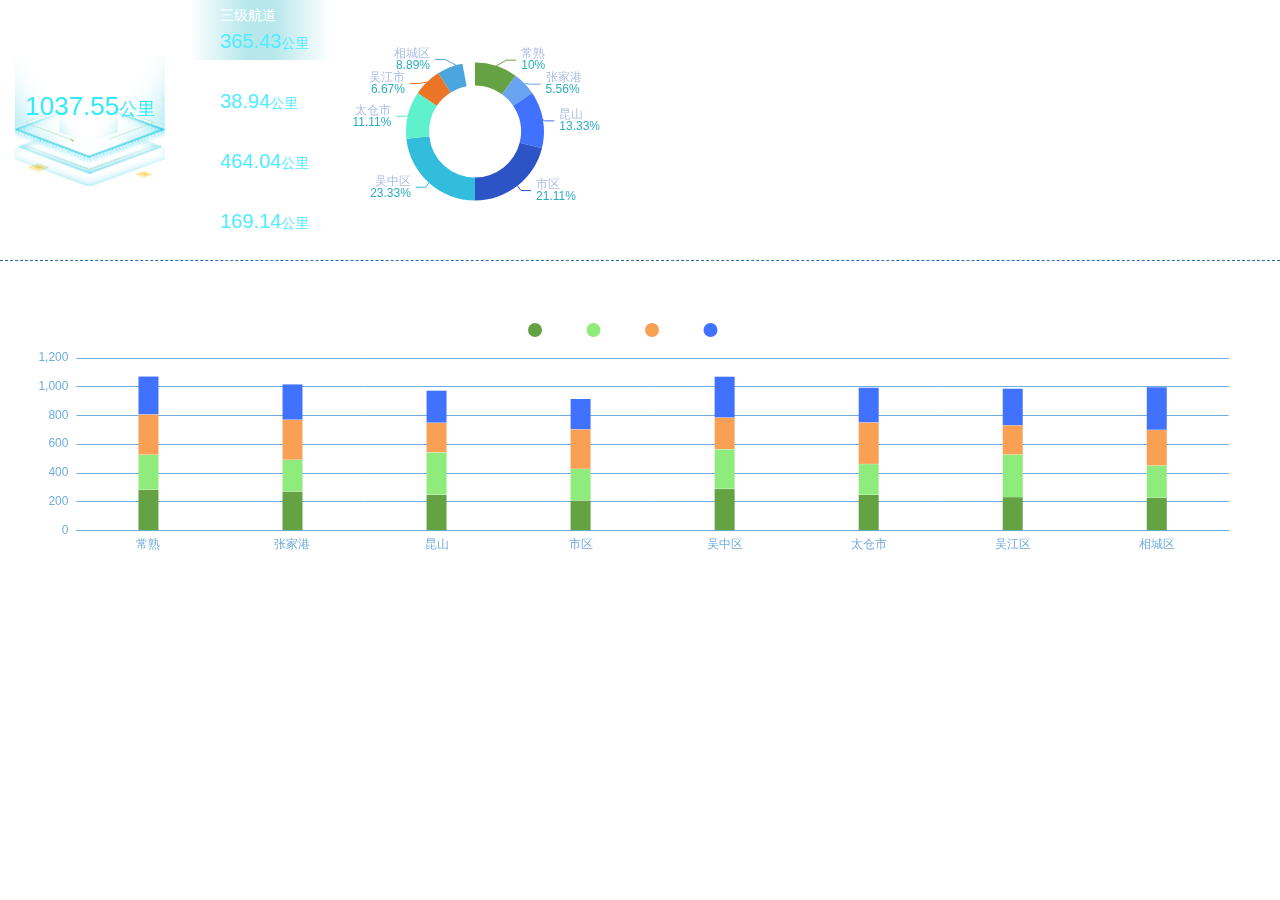
<file: overview.html>
<!DOCTYPE html>
<html lang="en">
  <head>
    <meta charset="UTF-8" />
    <meta http-equiv="X-UA-Compatible" content="IE=edge, chrome=1" />
    <meta name="renderer" content="webkit" />
    <title>苏州航道三维实景综合监管平台</title>
    <link rel="stylesheet" href="css/reset.css" />
    <link rel="stylesheet" href="css/swiper.css" />
    <link rel="stylesheet" href="css/style.css" />
  </head>
  <body>
    <!-- 航道 -->
    <div id="course" style="color: #fff;">
      <div class="chart aic">
        <!--  -->
        <div class="locations__total total-distance">
          <p>总里程</p>
          <strong>1037.55</strong><span>公里</span>
        </div>
        <ul class="chart__tab chart__tab--140">
          <li class="aic active">
            <div class="chart__data">
              <p>三级航道</p>
              <div><strong>365.43</strong><span>公里</span></div>
            </div>
          </li>
          <li class="aic">
            <div class="chart__data">
              <p>四级航道</p>
              <div><strong>38.94</strong><span>公里</span></div>
            </div>
          </li>
          <li class="aic">
            <div class="chart__data">
              <p>五级航道</p>
              <div><strong>464.04</strong><span>公里</span></div>
            </div>
          </li>
          <li class="aic">
            <div class="chart__data">
              <p>六级航道</p>
              <div><strong>169.14</strong><span>公里</span></div>
            </div>
          </li>
        </ul>
        <div class="chart__content"></div>
      </div>
      <div class="left-item__intro">
        <h3 style="padding-bottom: 0;">全市各行政区航道里程占比(km)</h3>
        <div class="course-rate" id="courseRate"></div>
      </div>
    </div>
    <script src="./js/jquery.1.9.1.min.js"></script>
    <script src="./js/swiper.min.js"></script>
    <script src="./js/echarts.min.js"></script>
    <script src="./js/pages/overview.js"></script>
  </body>
</html>
</file>
<file: css/style.css>
@charset "UTF-8";
/*定义滚动条高宽及背景
 高宽分别对应横竖滚动条的尺寸*/
::-webkit-scrollbar {
  width: 5px;
  height: 5px;
}

/*定义滚动条轨道
  内阴影+圆角*/
::-webkit-scrollbar-track {
  background-color: rgba(46, 197, 216, 0.2);
}

/*定义滑块
  内阴影+圆角*/
::-webkit-scrollbar-thumb {
  border-radius: 10px;
  background-color: #2ec5d8;
}

body {
  overflow: hidden;
}

.flex {
  display: -webkit-box;
  display: -ms-flexbox;
  display: flex;
}

.justify-sb {
  display: -webkit-box;
  display: -ms-flexbox;
  display: flex;
  -webkit-box-pack: justify;
      -ms-flex-pack: justify;
          justify-content: space-between;
}

.aic {
  display: -webkit-box;
  display: -ms-flexbox;
  display: flex;
  -webkit-box-align: center;
      -ms-flex-align: center;
          align-items: center;
}

.map {
  position: absolute;
  left: 0;
  top: 0;
  width: 100%;
  height: 100%;
  background: url("../images/bg.jpg") center no-repeat;
  background-size: cover;
}

.header {
  position: absolute;
  left: 0;
  top: 0;
  width: 100%;
  height: 107px;
  z-index: 2;
  padding: 20px;
  color: #fff;
  /* FF3.6-15 */
  /* Chrome10-25,Safari5.1-6 */
  background: -webkit-gradient(linear, left top, left bottom, from(rgba(12, 29, 65, 0.6)), to(rgba(12, 29, 65, 0)));
  background: linear-gradient(to bottom, rgba(12, 29, 65, 0.6) 0%, rgba(12, 29, 65, 0) 100%);
  /* W3C, IE10+, FF16+, Chrome26+, Opera12+, Safari7+ */
  filter: progid:DXImageTransform.Microsoft.gradient( startColorstr='#800c1d41', endColorstr='#000c1d41',GradientType=0 );
  /* IE6-9 */
}

.user__avatar {
  border: 5px solid rgba(255, 255, 255, 0.3);
  border-radius: 50px;
  width: 50px;
  height: 50px;
}

.user__name {
  margin-left: 13px;
  cursor: pointer;
}

.user__name::after {
  content: '';
  display: inline-block;
  border: 5px solid transparent;
  border-top-color: rgba(255, 255, 255, 0.4);
  vertical-align: -3px;
  margin-left: 5px;
}

.user__fullscreen {
  width: 34px;
  height: 34px;
  margin-left: 35px;
  background: rgba(255, 255, 255, 0.4) url("../images/fullscreen.png") center no-repeat;
  border-radius: 30px;
  cursor: pointer;
}

.catalogue {
  position: absolute;
  left: 10px;
  top: 110px;
  width: 300px;
  height: calc(100% - 170px);
  padding: 10px;
  z-index: 2;
  color: #fff;
  background: rgba(16, 39, 87, 0.9);
  overflow-y: auto;
  border-radius: 10px;
}

.catalogue__title {
  font-size: 16px;
  font-weight: bold;
  padding: 10px 0 18px;
}

.catalogue__title::before {
  content: '';
  display: inline-block;
  width: 20px;
  height: 20px;
  margin-right: 10px;
  background: url("../images/zhuantiicon.png");
  vertical-align: -3px;
}

.menu__mine span {
  display: inline-block;
  width: 84px;
  height: 45px;
  padding: 5px 0;
  background: rgba(58, 145, 186, 0.3);
  border: 1px solid rgba(81, 237, 255, 0.3);
  border-radius: 4px;
  text-align: center;
  cursor: pointer;
  -webkit-transition: all ease-in-out 0.3s;
  transition: all ease-in-out 0.3s;
  color: #50b8f0;
}

.menu__mine span:hover {
  background: rgba(58, 145, 186, 0.5);
  border: 1px solid rgba(81, 237, 255, 0.5);
}

.menu__list {
  margin-top: 20px;
}

.menu__item {
  margin-bottom: 20px;
}

.menu__item__title {
  -webkit-box-pack: justify;
      -ms-flex-pack: justify;
          justify-content: space-between;
}

.menu__item__title input[type='radio'] {
  margin-right: 10px;
}

.menu__item__title > i {
  display: inline-block;
  border: 5px solid transparent;
  border-top-color: rgba(159, 245, 255, 0.8);
  vertical-align: -3px;
  margin-left: 5px;
}

.landscape {
  padding: 0 15px;
}

.landscape label {
  position: relative;
  display: inline-block;
  width: 110px;
  height: 63px;
  border-radius: 8px;
  margin-top: 15px;
}

.landscape label img {
  width: 100%;
}

.landscape label input {
  opacity: 0;
  -webkit-transition: opacity ease-in-out 0.3s;
  transition: opacity ease-in-out 0.3s;
}

.landscape label input:checked {
  opacity: 1;
}

.landscape label:hover input {
  opacity: 1;
}

.landscape label:nth-child(odd) {
  margin-right: 10px;
}

.landscape__item-title {
  position: absolute;
  width: 100%;
  left: 0;
  bottom: 0;
  padding: 7px;
}

.map-tools {
  position: absolute;
  z-index: 2;
  right: 20px;
  bottom: 40px;
}

.monitor span {
  display: inline-block;
  width: 62px;
  height: 62px;
  background: #fff url("../images/camare.png") center no-repeat;
  -webkit-box-shadow: 0 0 10px rgba(0, 0, 0, 0.2);
          box-shadow: 0 0 10px rgba(0, 0, 0, 0.2);
  border-radius: 4px;
  cursor: pointer;
}

.monitor span.view720 {
  background-image: url("../images/view720.png");
}

.monitor span + span {
  margin-left: 10px;
}

.pop {
  position: absolute;
  z-index: 3;
  right: 20px;
  top: 50%;
  padding: 20px;
  background: rgba(16, 39, 87, 0.9);
  color: #fff;
  -webkit-box-shadow: 0 0 10px rgba(0, 0, 0, 0.4);
          box-shadow: 0 0 10px rgba(0, 0, 0, 0.4);
  border-radius: 10px;
  -webkit-transition: all cubic-bezier(0, 0.82, 0.16, 0.99) 0.3s;
  transition: all cubic-bezier(0, 0.82, 0.16, 0.99) 0.3s;
  -webkit-transform: translateX(0);
          transform: translateX(0);
  opacity: 0;
  -webkit-animation: popAnim 0.3s cubic-bezier(0, 0.82, 0.16, 0.99) 0.1s forwards;
          animation: popAnim 0.3s cubic-bezier(0, 0.82, 0.16, 0.99) 0.1s forwards;
}

.pop.open {
  -webkit-transform: translateX(0);
          transform: translateX(0);
}

@-webkit-keyframes popAnim {
  0% {
    opacity: 0;
    -webkit-transform: translateX(50%);
            transform: translateX(50%);
  }
  100% {
    opacity: 1;
    -webkit-transform: translateX(0);
            transform: translateX(0);
  }
}

@keyframes popAnim {
  0% {
    opacity: 0;
    -webkit-transform: translateX(50%);
            transform: translateX(50%);
  }
  100% {
    opacity: 1;
    -webkit-transform: translateX(0);
            transform: translateX(0);
  }
}

.pop__title {
  font-size: 18px;
  -webkit-box-pack: justify;
      -ms-flex-pack: justify;
          justify-content: space-between;
  margin-bottom: 30px;
}

.pop__title i {
  display: inline-block;
  width: 20px;
  height: 20px;
  background: url("../images/guanbi.png") center no-repeat;
  cursor: pointer;
}

.locations__total {
  text-align: center;
  width: 150px;
  height: 132px;
  font-size: 18px;
  margin-right: 30px;
  background: url("../images/location.png") center no-repeat;
}

.locations__total p {
  margin-bottom: 5px;
}

.locations__total strong {
  font-size: 26px;
  color: #32eafa;
}

.locations__total span {
  color: #32eafa;
}

.total-distance {
  padding-top: 10px;
  margin: 0 25px 0 15px;
  background: url("../images/total_distance_bg.png") center no-repeat;
}

.locations__list {
  -webkit-box-flex: 1;
      -ms-flex: 1;
          flex: 1;
}

.locations__list span {
  display: inline-block;
  width: 129px;
  line-height: 32px;
  margin: 0 0 10px 10px;
  background: rgba(58, 145, 186, 0.3);
  border: 1px solid rgba(81, 237, 255, 0.3);
  border-radius: 4px;
  text-align: center;
  cursor: pointer;
  -webkit-transition: background ease-in-out 0.3s, color ease-in-out 0.3s;
  transition: background ease-in-out 0.3s, color ease-in-out 0.3s;
  color: #50b8f0;
}

.locations__list span.active, .locations__list span:hover {
  background-color: #50b8f0;
  color: #fff;
}

.left-item__intro {
  margin-top: 20px;
  border-top: 1px dashed #326d9e;
}

.left-item__intro h3 {
  font-size: 18px;
  font-weight: normal;
  padding: 15px 0;
}

.swiper-container {
  width: 272px;
  height: 210px;
}

.infors {
  -webkit-box-flex: 1;
      -ms-flex: 1;
          flex: 1;
  height: 210px;
  overflow-y: auto;
  margin-left: 20px;
  line-height: 1.5;
  text-indent: 2em;
}

.infors p {
  margin-bottom: 10px;
}

.chart__tab li {
  height: 60px;
  width: 210px;
  padding-left: 20px;
  cursor: pointer;
}

.chart__tab li.active, .chart__tab li:hover {
  background: -webkit-gradient(linear, left top, right top, from(rgba(16, 176, 190, 0)), color-stop(40%, rgba(16, 176, 190, 0.3)), color-stop(60%, rgba(16, 176, 190, 0.3)), to(rgba(16, 176, 190, 0)));
  background: linear-gradient(to right, rgba(16, 176, 190, 0) 0%, rgba(16, 176, 190, 0.3) 40%, rgba(16, 176, 190, 0.3) 60%, rgba(16, 176, 190, 0) 100%);
  filter: progid:DXImageTransform.Microsoft.gradient( startColorstr='#0010b0be', endColorstr='#0010b0be',GradientType=1 );
  /* IE6-9 */
}

.chart__tab li i {
  display: inline-block;
  width: 44px;
  height: 44px;
  margin-right: 10px;
}

.chart__tab li:first-child i {
  background: url("../images/luhua.png") center;
}

.chart__tab li:nth-child(2) i {
  background: url("../images/huanjing.png") center;
}

.chart__tab li:nth-child(3) i {
  background: url("../images/wushui.png") center;
}

.chart__tab li:nth-child(4) i {
  background: url("../images/chongdianzhuang.png") center;
}

.chart__tab .chart__data div {
  margin-top: 5px;
  color: #51edff;
}

.chart__tab .chart__data div strong {
  font-size: 20px;
}

.chart__tab--140 li {
  width: 140px;
  padding-left: 30px;
}

.chart__content {
  margin-left: 20px;
  width: 250px;
  height: 230px;
}

.cbs__tab {
  -webkit-box-pack: justify;
      -ms-flex-pack: justify;
          justify-content: space-between;
  border-bottom: 1px dashed #326d9e;
}

.cbs__tab li {
  padding: 0 20px 20px;
  cursor: pointer;
}

.cbs__tab li.active, .cbs__tab li:hover {
  background: -webkit-gradient(linear, left top, left bottom, from(rgba(50, 234, 250, 0)), to(rgba(50, 234, 250, 0.4)));
  background: linear-gradient(to bottom, rgba(50, 234, 250, 0) 0%, rgba(50, 234, 250, 0.4) 100%);
  filter: progid:DXImageTransform.Microsoft.gradient( startColorstr='#0032eafa', endColorstr='#6632eafa',GradientType=0 );
  /* IE6-9 */
}

.cbs__tab li > i {
  display: inline-block;
  width: 56px;
  height: 56px;
  background: url("../images/cbs_tab01.png") center no-repeat;
}

.cbs__tab li .cbs__tab-info {
  margin-left: 12px;
  color: #32eafa;
}

.cbs__tab li .cbs__tab-info p {
  color: #fff;
  margin-bottom: 5px;
}

.cbs__tab li .cbs__tab-info strong {
  font-size: 30px;
}

.cbs__tab li:nth-child(2) > i {
  background: url("../images/cbs_tab02.png") center no-repeat;
}

.cbs__tab li:nth-child(3) > i {
  background: url("../images/cbs_tab03.png") center no-repeat;
}

.cbs__tab li:nth-child(4) > i {
  background: url("../images/cbs_tab04.png") center no-repeat;
}

.other__tab {
  padding: 15px 0;
  -webkit-box-pack: justify;
      -ms-flex-pack: justify;
          justify-content: space-between;
}

.other__tab span {
  font-size: 18px;
  color: #57bbde;
  padding: 0 15px;
  line-height: 38px;
  text-align: center;
  border: 1px solid #57bbde;
  border-radius: 4px;
  cursor: pointer;
}

.other__tab span.active {
  background: #57bbde;
  color: #fff;
}

.service-table {
  background: #132245;
  width: 100%;
}

.service-table td,
.service-table th {
  color: #31e1f2;
  padding: 8px 10px;
  border: 1px solid rgba(11, 100, 103, 0.5);
}

.service-table th {
  font-weight: bold;
}

.cbs__build-intro {
  text-indent: 2em;
  line-height: 1.5;
  max-height: 210px;
  overflow-y: auto;
  -webkit-box-flex: 1;
      -ms-flex: 1;
          flex: 1;
  margin-left: 20px;
}

.anchor-list {
  -ms-flex-pack: distribute;
      justify-content: space-around;
  margin-top: 30px;
}

.anchor-list .anchor {
  width: 128px;
  height: 180px;
  background: url("../images/anchor_bgpng.png") 0 30px no-repeat;
  text-align: center;
}

.anchor-list .anchor .pic {
  width: 90px;
  height: 90px;
  padding: 5px;
  border-radius: 100px;
  border: 1px solid rgba(46, 197, 216, 0.4);
  margin: 0 auto 20px;
}

.anchor-list .anchor .pic img {
  width: 100%;
}

.anchor-list .anchor .info span {
  display: inline-block;
  margin-top: 5px;
  color: #2ec5d8;
}

.cbs-chart {
  height: 260px;
  width: 610px;
}

.es__tab {
  -ms-flex-wrap: wrap;
      flex-wrap: wrap;
}

.es__tab li {
  padding: 0 0 0 23px;
  width: 175px;
  height: 73px;
  margin-bottom: 10px;
}

.es__tab li.active, .es__tab li:hover {
  background: -webkit-gradient(linear, left top, right top, from(rgba(16, 176, 190, 0)), color-stop(40%, rgba(16, 176, 190, 0.3)), color-stop(60%, rgba(16, 176, 190, 0.3)), to(rgba(16, 176, 190, 0)));
  background: linear-gradient(to right, rgba(16, 176, 190, 0) 0%, rgba(16, 176, 190, 0.3) 40%, rgba(16, 176, 190, 0.3) 60%, rgba(16, 176, 190, 0) 100%);
  filter: progid:DXImageTransform.Microsoft.gradient( startColorstr='#0010b0be', endColorstr='#0010b0be',GradientType=1 );
  /* IE6-9 */
}

.es__tab li > i {
  background: url("../images/es_icon01.png") center no-repeat;
}

.es__tab li:nth-child(2) > i {
  background: url("../images/es_icon02.png") center no-repeat;
}

.es__tab li:nth-child(3) > i {
  background: url("../images/es_icon03.png") center no-repeat;
}

.es__tab li:nth-child(4) > i {
  background: url("../images/es_icon04.png") center no-repeat;
}

.es__tab li:nth-child(5) > i {
  background: url("../images/es_icon05.png") center no-repeat;
}

.es__tab li:nth-child(6) > i {
  background: url("../images/es_icon06.png") center no-repeat;
}

.es__tab2 li > i {
  background: url("../images/es_icon07.png") center no-repeat;
}

.es__tab2 li:nth-child(2) > i {
  background: url("../images/es_icon08.png") center no-repeat;
}

.es__tab2 li:nth-child(3) > i {
  background: url("../images/es_icon09.png") center no-repeat;
}

.es__tab2 li:nth-child(4) > i {
  background: url("../images/es_icon10.png") center no-repeat;
}

.es__tab2 li:nth-child(5) > i {
  background: url("../images/es_icon11.png") center no-repeat;
}

.es__tab2 li:nth-child(6) > i {
  background: url("../images/es_icon12.png") center no-repeat;
}

.navigation-mark-info {
  -webkit-box-flex: 1;
      -ms-flex: 1;
          flex: 1;
  margin-left: 50px;
  color: #32eafa;
  font-size: 16px;
}

.navigation-mark-info__title {
  padding-bottom: 10px;
  border-bottom: 1px solid #22698c;
  margin-bottom: 15px;
}

.navigation-mark-info__title strong {
  font-size: 26px;
  margin-right: 5px;
}

.navigation-mark-info__detail div {
  margin-top: 15px;
  -webkit-box-pack: justify;
      -ms-flex-pack: justify;
          justify-content: space-between;
  -ms-flex-wrap: wrap;
      flex-wrap: wrap;
}

.navigation-mark-info__detail div span {
  margin-bottom: 10px;
}

.live-mark-info {
  margin-left: 50px;
  color: #32eafa;
  font-size: 16px;
}

.live-mark-info > p {
  margin-bottom: 20px;
}

.live-mark-info .x-title {
  font-size: 14px;
  color: #70acde;
  margin-bottom: 5px;
}

.live-mark-info strong {
  font-size: 18px;
}

.live-mark-info strong small {
  margin-left: 5px;
  vertical-align: 2px;
}

.mark-chart {
  -ms-flex-pack: distribute;
      justify-content: space-around;
}

.mark-chart .chart-warp {
  position: relative;
  background: url("../images/mark-chart-bg.png") center bottom no-repeat;
}

.mark-chart .chart-warp p {
  position: absolute;
  top: 10%;
  width: 100%;
  text-align: center;
  color: #32eafa;
  font-size: 16px;
}

.mark-chart div {
  width: 180px;
  height: 240px;
}

.course-rate {
  height: 260px;
}

.work-state-tab li {
  padding: 0 10px 20px;
}

.work-state-tab li:nth-child(1) > i {
  background: url("../images/work_state01.png") center no-repeat;
}

.work-state-tab li:nth-child(2) > i {
  background: url("../images/work_state02.png") center no-repeat;
}

.work-state-tab li:nth-child(3) > i {
  background: url("../images/work_state03.png") center no-repeat;
}

.work-state-tab li:nth-child(4) > i {
  background: url("../images/work_state04.png") center no-repeat;
}

.work-state-charts {
  -webkit-box-align: stretch;
      -ms-flex-align: stretch;
          align-items: stretch;
  padding-top: 15px;
}

.work-state-charts .conservation {
  width: 280px;
  height: 270px;
}

.work-state-charts .progress {
  -webkit-box-flex: 1;
      -ms-flex: 1;
          flex: 1;
}

.demo-course {
  width: 214px;
  color: RGBA(49, 222, 240, 1);
  background: url("../images/demo_course_icon.png") center bottom no-repeat;
}

.demo-course__chart {
  display: -webkit-box;
  display: -ms-flexbox;
  display: flex;
  -webkit-box-flex: 1;
      -ms-flex: 1;
          flex: 1;
  -ms-flex-pack: distribute;
      justify-content: space-around;
}

.demo-course__chart .cahrt-wrap {
  color: #32eafa;
}

.demo-course__chart .cahrt-wrap div {
  width: 95px;
  height: 95px;
  margin-bottom: 5px;
}

.videos {
  -webkit-box-pack: justify;
      -ms-flex-pack: justify;
          justify-content: space-between;
  padding: 15px 10px;
  border-bottom: 1px dashed #326d9e;
  margin-bottom: 20px;
}

.videos div {
  display: -webkit-box;
  display: -ms-flexbox;
  display: flex;
  -webkit-box-pack: center;
      -ms-flex-pack: center;
          justify-content: center;
  -webkit-box-align: center;
      -ms-flex-align: center;
          align-items: center;
  width: 240px;
  height: 160px;
  background-color: rgba(0, 0, 0, 0.2);
}
/*# sourceMappingURL=style.css.map */
</file>
